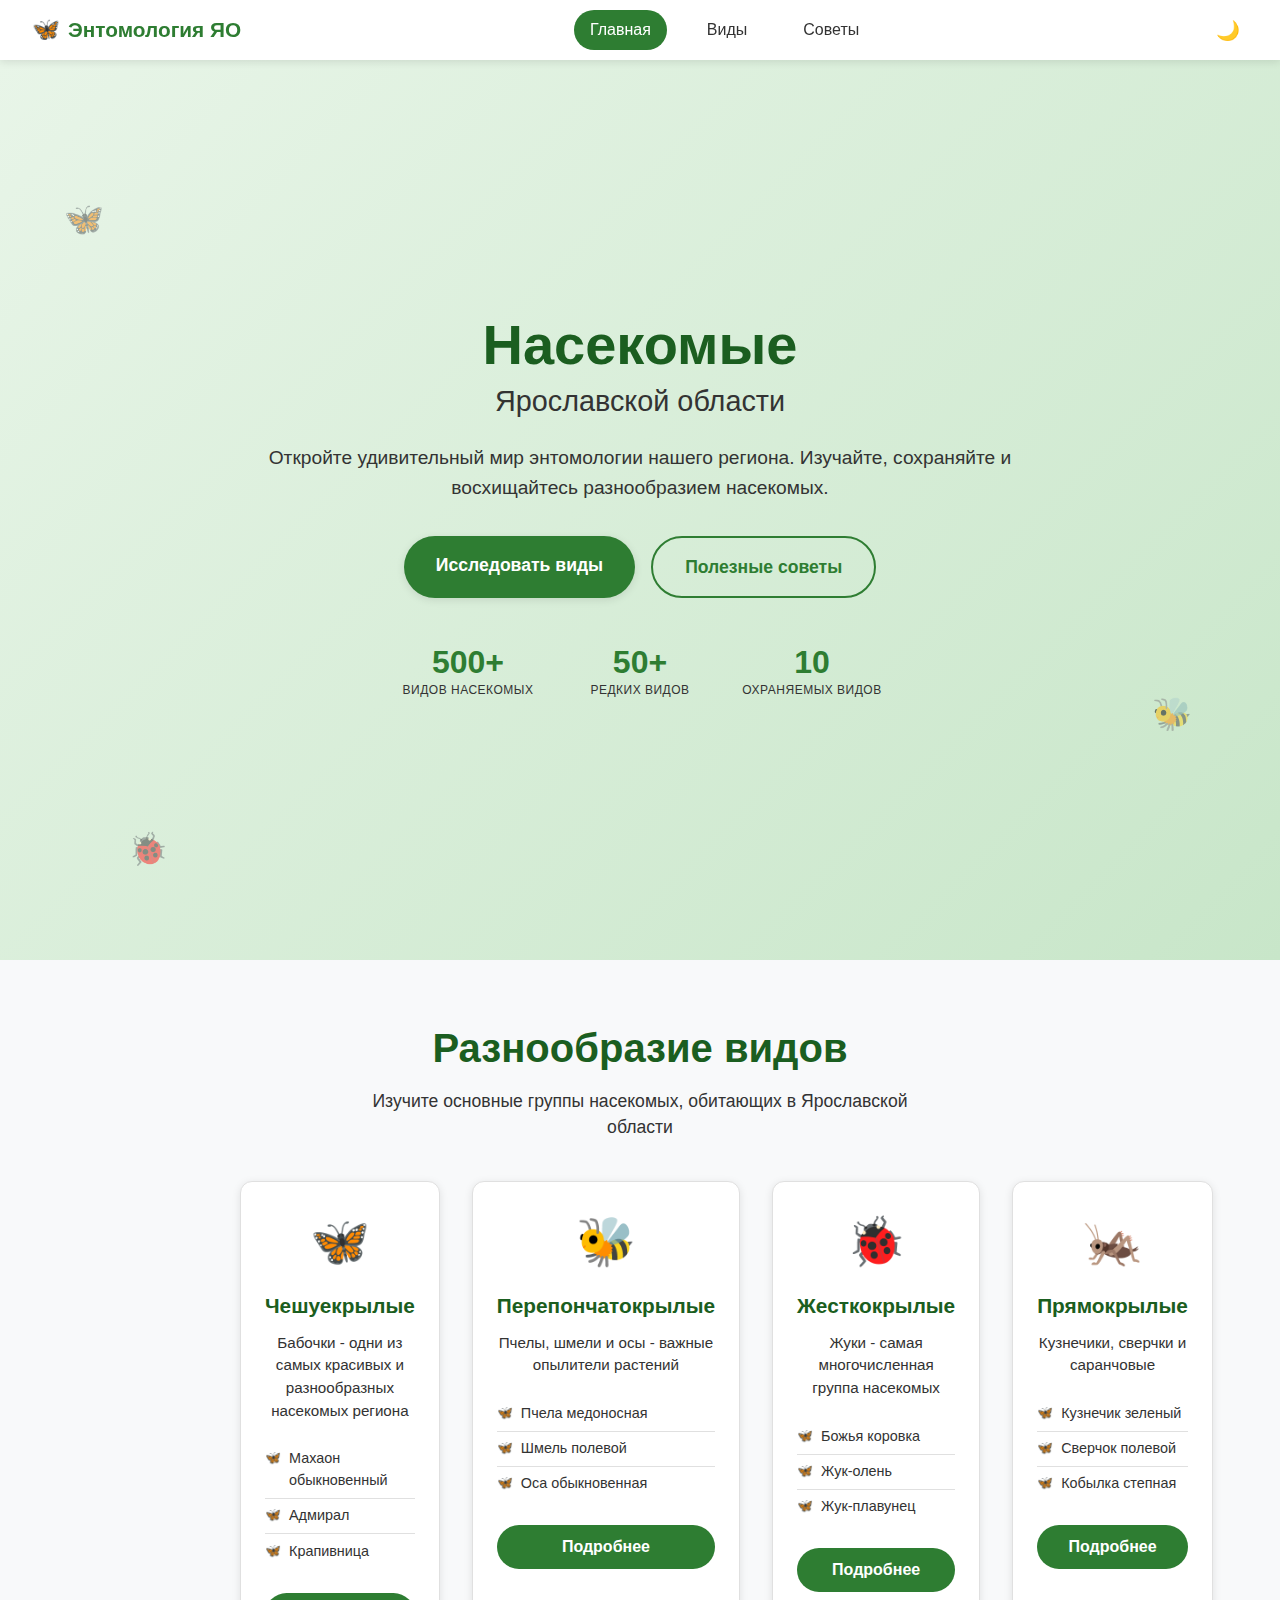
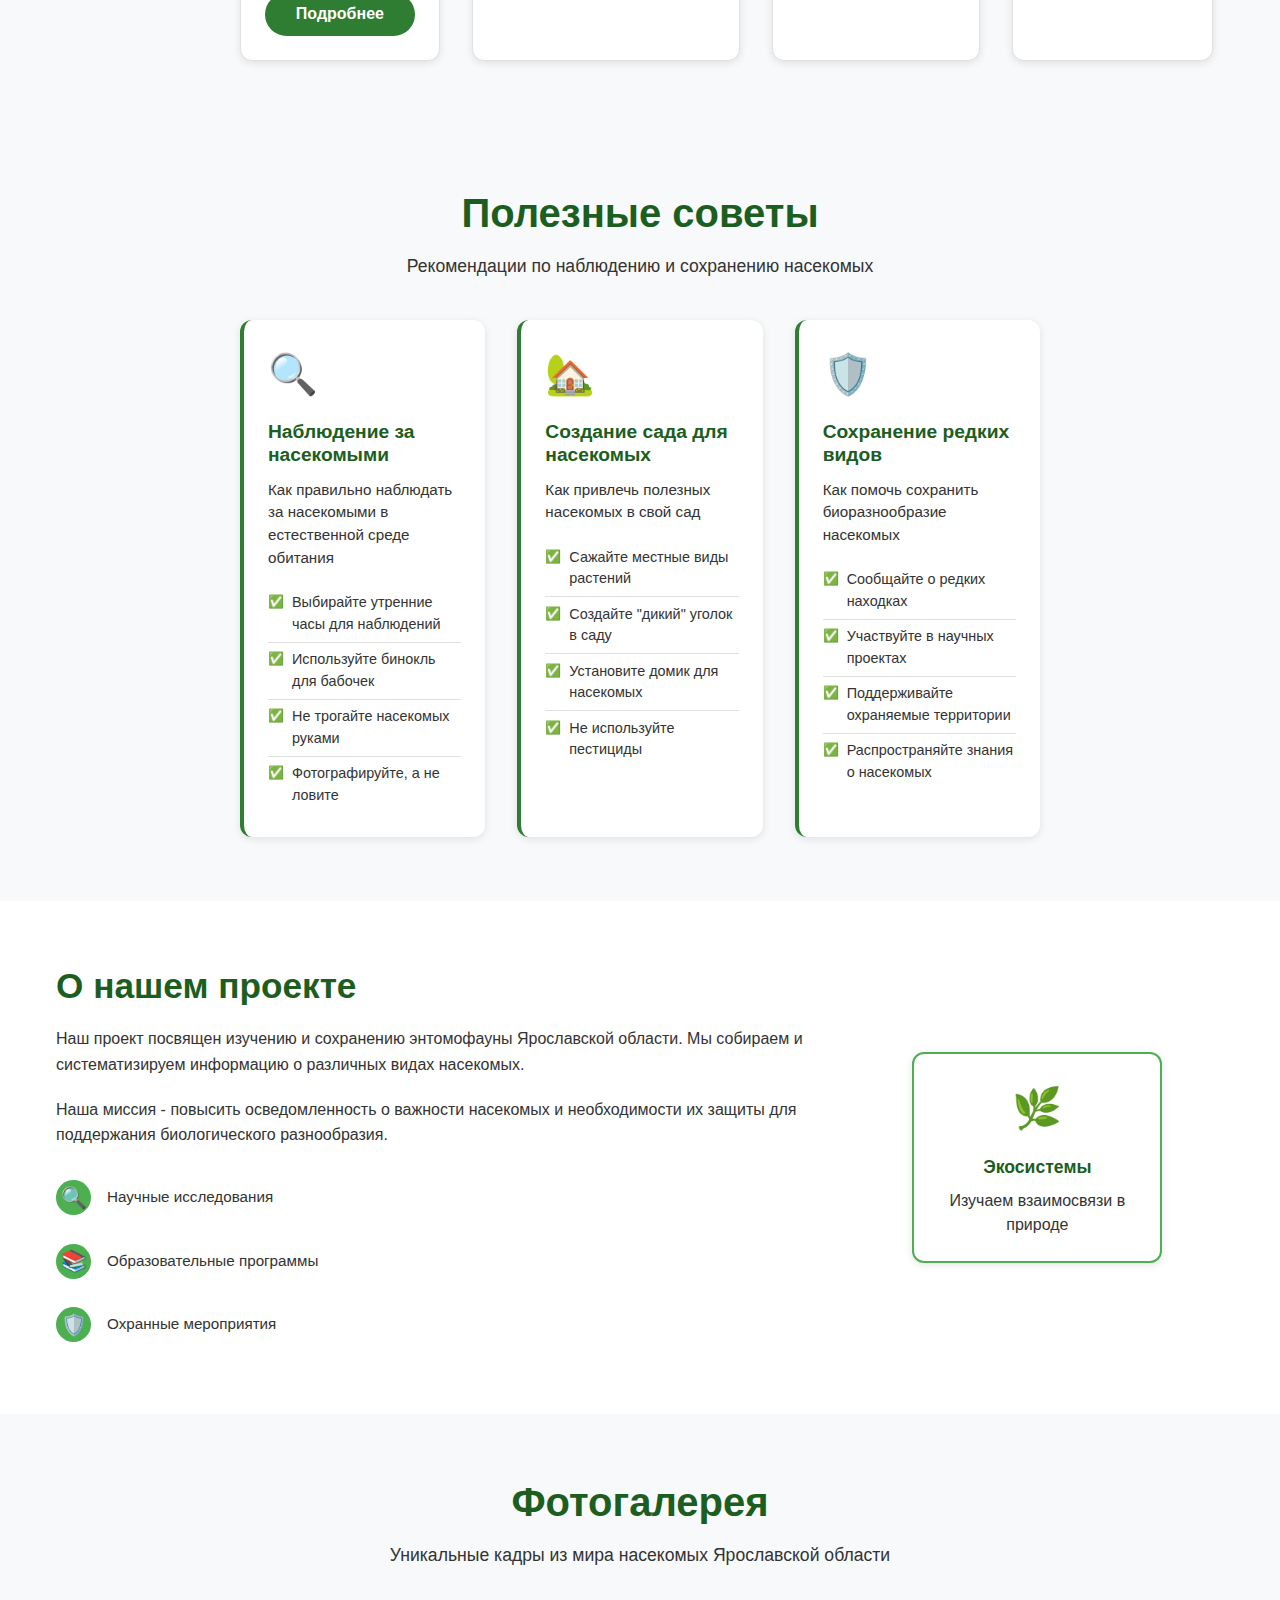
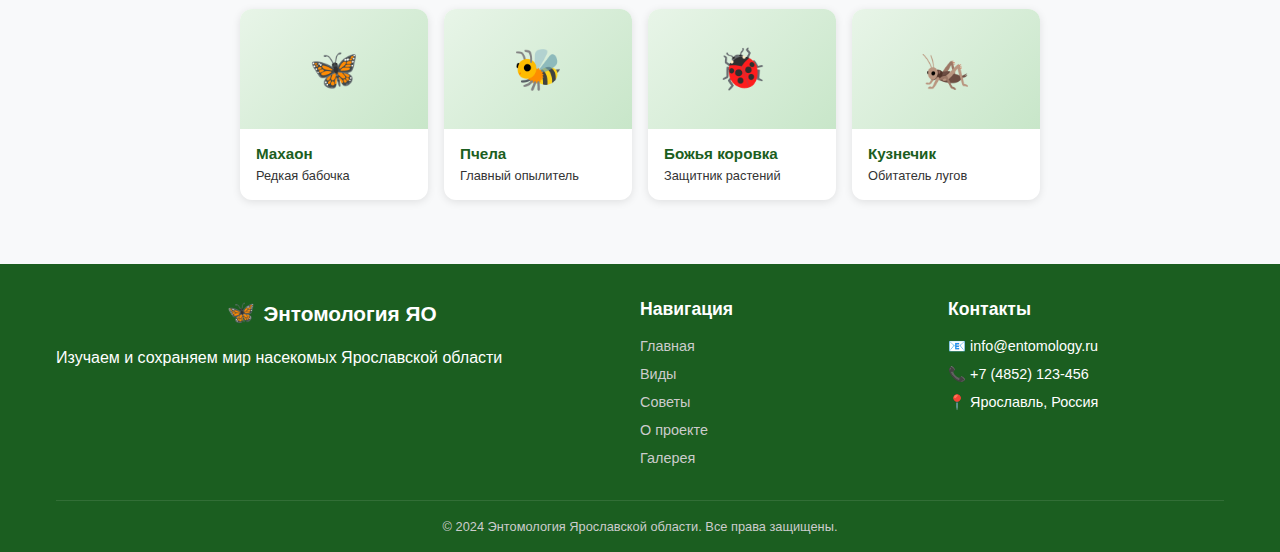
<file: index.html>
<!DOCTYPE html>
<html lang="ru">
<head>
    <meta charset="UTF-8">
    <meta name="viewport" content="width=device-width, initial-scale=1.0">
    <title>Насекомые Ярославской области | Энтомология</title>
    <style>
        /* Базовые стили и сброс */
        * {
            margin: 0;
            padding: 0;
            box-sizing: border-box;
            -webkit-tap-highlight-color: transparent;
        }

        :root {
            --primary: #2e7d32;
            --primary-dark: #1b5e20;
            --primary-light: #4caf50;
            --secondary: #ff9800;
            --accent: #ff5722;
            --text: #333333;
            --text-light: #666666;
            --background: #ffffff;
            --surface: #f8f9fa;
            --border: #e0e0e0;
            --shadow: 0 2px 8px rgba(0, 0, 0, 0.1);
            --shadow-lg: 0 8px 20px rgba(0, 0, 0, 0.15);
            --radius: 12px;
            --safe-area: env(safe-area-inset-bottom, 0px);
        }

        /* Темная тема */
        .dark-theme {
            --text: #ffffff;
            --text-light: #cccccc;
            --background: #1a1a1a;
            --surface: #2d2d2d;
            --border: #404040;
            --shadow: 0 2px 8px rgba(0, 0, 0, 0.3);
            --shadow-lg: 0 8px 20px rgba(0, 0, 0, 0.4);
        }

        .dark-theme .navbar {
            background: rgba(45, 45, 45, 0.98);
        }

        .dark-theme .species-card,
        .dark-theme .visual-card,
        .dark-theme .gallery-item,
        .dark-theme .advice-card {
            background: var(--surface);
            color: var(--text);
        }

        .dark-theme .hero {
            background: linear-gradient(135deg, #2d2d2d 0%, #1a1a1a 100%);
        }

        .dark-theme .species-section,
        .dark-theme .gallery-section,
        .dark-theme .advice-section {
            background: #2d2d2d;
        }

        .dark-theme .about-section {
            background: #1a1a1a;
        }

        html {
            scroll-behavior: smooth;
            -webkit-text-size-adjust: 100%;
        }

        body {
            font-family: -apple-system, BlinkMacSystemFont, 'Segoe UI', Roboto, sans-serif;
            line-height: 1.5;
            color: var(--text);
            background: var(--background);
            overflow-x: hidden;
            transition: all 0.3s ease;
            padding-bottom: var(--safe-area);
        }

        /* Навигация - оптимизирована для мобильных */
        .navbar {
            background: rgba(255, 255, 255, 0.98);
            backdrop-filter: blur(20px);
            -webkit-backdrop-filter: blur(20px);
            position: fixed;
            width: 100%;
            top: 0;
            z-index: 1000;
            box-shadow: var(--shadow);
            transition: all 0.3s ease;
            height: 60px;
            display: flex;
            align-items: center;
        }

        .nav-container {
            width: 100%;
            margin: 0 auto;
            display: flex;
            justify-content: space-between;
            align-items: center;
            padding: 0 1rem;
        }

        .nav-logo {
            display: flex;
            align-items: center;
            gap: 0.5rem;
            font-size: 1.1rem;
            font-weight: 700;
            color: var(--primary);
            text-decoration: none;
            white-space: nowrap;
        }

        .logo-icon {
            font-size: 1.4rem;
            animation: bounce 2s infinite;
        }

        .nav-menu {
            display: flex;
            list-style: none;
            gap: 1rem;
        }

        .nav-link {
            text-decoration: none;
            color: var(--text);
            font-weight: 500;
            transition: all 0.3s ease;
            position: relative;
            padding: 0.5rem 0.8rem;
            font-size: 0.9rem;
            border-radius: 20px;
            white-space: nowrap;
        }

        .nav-link:hover,
        .nav-link.active {
            background: var(--primary);
            color: white;
        }

        .nav-actions {
            display: flex;
            gap: 0.5rem;
            align-items: center;
        }

        .theme-btn, .menu-btn {
            background: none;
            border: none;
            font-size: 1.2rem;
            cursor: pointer;
            padding: 0.5rem;
            border-radius: 50%;
            transition: all 0.3s ease;
            width: 40px;
            height: 40px;
            display: flex;
            align-items: center;
            justify-content: center;
            touch-action: manipulation;
        }

        .theme-btn:hover, .menu-btn:hover {
            background: var(--surface);
        }

        .menu-btn {
            display: none;
        }

        /* Мобильное меню */
        .mobile-menu {
            position: fixed;
            top: 60px;
            left: 0;
            width: 100%;
            background: var(--background);
            box-shadow: var(--shadow-lg);
            transform: translateY(-100%);
            opacity: 0;
            transition: all 0.3s ease;
            z-index: 999;
            padding: 1rem;
            border-top: 1px solid var(--border);
        }

        .mobile-menu.active {
            transform: translateY(0);
            opacity: 1;
        }

        .mobile-nav {
            display: flex;
            flex-direction: column;
            gap: 0.5rem;
        }

        .mobile-nav-link {
            display: block;
            padding: 1rem;
            text-decoration: none;
            color: var(--text);
            font-weight: 500;
            border-radius: var(--radius);
            transition: all 0.3s ease;
            text-align: center;
            font-size: 1.1rem;
        }

        .mobile-nav-link.active,
        .mobile-nav-link:hover {
            background: var(--primary);
            color: white;
        }

        /* Герой секция - оптимизирована для мобильных */
        .hero {
            min-height: 100vh;
            min-height: 100dvh;
            display: flex;
            align-items: center;
            position: relative;
            background: linear-gradient(135deg, #e8f5e8 0%, #c8e6c9 100%);
            overflow: hidden;
            margin-top: 60px;
            padding: 1rem;
        }

        .hero-background {
            position: absolute;
            top: 0;
            left: 0;
            width: 100%;
            height: 100%;
            pointer-events: none;
        }

        .floating-insect {
            position: absolute;
            font-size: 2rem;
            opacity: 0.5;
            animation: float 6s ease-in-out infinite;
        }

        .floating-insect:nth-child(1) {
            top: 15%;
            left: 5%;
            animation-delay: 0s;
        }

        .floating-insect:nth-child(2) {
            top: 70%;
            left: 90%;
            animation-delay: 2s;
        }

        .floating-insect:nth-child(3) {
            top: 85%;
            left: 10%;
            animation-delay: 4s;
        }

        .container {
            max-width: 1200px;
            margin: 0 auto;
            padding: 0 1rem;
            width: 100%;
        }

        .hero-content {
            text-align: center;
            max-width: 800px;
            margin: 0 auto;
            position: relative;
            z-index: 2;
            animation: fadeInUp 0.8s ease-out;
        }

        .hero-title {
            margin-bottom: 1.5rem;
        }

        .title-main {
            display: block;
            font-size: clamp(2rem, 8vw, 3.5rem);
            font-weight: 800;
            color: var(--primary-dark);
            margin-bottom: 0.5rem;
            line-height: 1.1;
            animation: slideInLeft 0.8s ease-out;
        }

        .title-sub {
            display: block;
            font-size: clamp(1.2rem, 4vw, 1.8rem);
            font-weight: 500;
            color: var(--text);
            animation: slideInRight 0.8s ease-out 0.2s both;
            line-height: 1.2;
        }

        .hero-description {
            font-size: clamp(1rem, 3vw, 1.2rem);
            color: var(--text);
            margin-bottom: 2rem;
            line-height: 1.6;
            animation: fadeIn 0.8s ease-out 0.4s both;
        }

        .hero-actions {
            display: flex;
            flex-direction: column;
            gap: 1rem;
            justify-content: center;
            margin-bottom: 2.5rem;
            animation: fadeIn 0.8s ease-out 0.6s both;
            max-width: 300px;
            margin-left: auto;
            margin-right: auto;
        }

        .btn-primary, .btn-secondary {
            padding: 1rem 2rem;
            font-size: 1.1rem;
            border: none;
            border-radius: 50px;
            cursor: pointer;
            transition: all 0.3s ease;
            font-weight: 600;
            text-decoration: none;
            display: inline-block;
            text-align: center;
            touch-action: manipulation;
            width: 100%;
        }

        .btn-primary {
            background: var(--primary);
            color: white;
            box-shadow: var(--shadow);
        }

        .btn-primary:active {
            background: var(--primary-dark);
            transform: scale(0.98);
        }

        .btn-secondary {
            background: transparent;
            color: var(--primary);
            border: 2px solid var(--primary);
        }

        .btn-secondary:active {
            background: var(--primary);
            color: white;
            transform: scale(0.98);
        }

        .hero-stats {
            display: grid;
            grid-template-columns: repeat(3, 1fr);
            gap: 1rem;
            animation: fadeIn 0.8s ease-out 0.8s both;
            max-width: 400px;
            margin: 0 auto;
        }

        .stat {
            text-align: center;
            padding: 0.5rem;
        }

        .stat-number {
            font-size: clamp(1.5rem, 5vw, 2rem);
            font-weight: 800;
            color: var(--primary);
            margin-bottom: 0.3rem;
            line-height: 1;
        }

        .stat-label {
            color: var(--text);
            font-size: 0.75rem;
            text-transform: uppercase;
            letter-spacing: 0.5px;
            line-height: 1.2;
        }

        /* Секции */
        section {
            padding: 3rem 1rem;
            scroll-margin-top: 60px;
        }

        .section-header {
            text-align: center;
            margin-bottom: 2.5rem;
        }

        .section-header h2 {
            font-size: clamp(1.8rem, 6vw, 2.5rem);
            color: var(--primary-dark);
            margin-bottom: 1rem;
            animation: fadeInUp 0.6s ease-out;
            line-height: 1.2;
        }

        .section-header p {
            font-size: clamp(1rem, 3vw, 1.1rem);
            color: var(--text);
            max-width: 600px;
            margin: 0 auto;
            animation: fadeInUp 0.6s ease-out 0.2s both;
            line-height: 1.5;
        }

        /* Сетка видов - адаптивная */
        .species-section {
            background: var(--surface);
        }

        .species-grid {
            display: grid;
            grid-template-columns: 1fr;
            gap: 1.5rem;
            max-width: 400px;
            margin: 0 auto;
        }

        .species-card {
            background: white;
            padding: 1.5rem;
            border-radius: var(--radius);
            box-shadow: var(--shadow);
            transition: all 0.3s ease;
            text-align: center;
            border: 1px solid var(--border);
            animation: fadeInUp 0.6s ease-out;
            animation-fill-mode: both;
            color: var(--text);
        }

        .species-card:active {
            transform: scale(0.98);
        }

        .species-card:nth-child(1) { animation-delay: 0.1s; }
        .species-card:nth-child(2) { animation-delay: 0.2s; }
        .species-card:nth-child(3) { animation-delay: 0.3s; }
        .species-card:nth-child(4) { animation-delay: 0.4s; }

        .card-icon {
            font-size: 3rem;
            margin-bottom: 1rem;
            animation: bounce 2s infinite;
        }

        .species-card h3 {
            font-size: 1.3rem;
            color: var(--primary-dark);
            margin-bottom: 0.8rem;
            line-height: 1.2;
        }

        .species-card p {
            color: var(--text);
            margin-bottom: 1.2rem;
            line-height: 1.5;
            font-size: 0.95rem;
        }

        .species-list {
            list-style: none;
            text-align: left;
            margin-bottom: 1.5rem;
            font-size: 0.9rem;
        }

        .species-list li {
            padding: 0.4rem 0;
            color: var(--text);
            border-bottom: 1px solid var(--border);
            position: relative;
            padding-left: 1.5rem;
        }

        .species-list li:before {
            content: '🦋';
            position: absolute;
            left: 0;
            font-size: 0.8rem;
        }

        .species-list li:last-child {
            border-bottom: none;
        }

        .card-btn {
            background: var(--primary);
            color: white;
            border: none;
            padding: 0.8rem 1.5rem;
            border-radius: 25px;
            cursor: pointer;
            transition: all 0.3s ease;
            font-weight: 600;
            width: 100%;
            font-size: 1rem;
            touch-action: manipulation;
        }

        .card-btn:active {
            background: var(--primary-dark);
            transform: scale(0.95);
        }

        /* Советы */
        .advice-section {
            background: var(--surface);
        }

        .advice-grid {
            display: grid;
            grid-template-columns: 1fr;
            gap: 1.5rem;
            max-width: 400px;
            margin: 0 auto;
        }

        .advice-card {
            background: white;
            padding: 1.5rem;
            border-radius: var(--radius);
            box-shadow: var(--shadow);
            transition: all 0.3s ease;
            border-left: 4px solid var(--primary);
            color: var(--text);
            animation: fadeInUp 0.6s ease-out;
            animation-fill-mode: both;
        }

        .advice-card:active {
            transform: scale(0.98);
        }

        .advice-card:nth-child(1) { animation-delay: 0.1s; }
        .advice-card:nth-child(2) { animation-delay: 0.2s; }
        .advice-card:nth-child(3) { animation-delay: 0.3s; }

        .advice-icon {
            font-size: 2.5rem;
            margin-bottom: 1rem;
        }

        .advice-card h3 {
            color: var(--primary-dark);
            margin-bottom: 0.8rem;
            font-size: 1.2rem;
            line-height: 1.2;
        }

        .advice-card p {
            color: var(--text);
            line-height: 1.5;
            margin-bottom: 1rem;
            font-size: 0.95rem;
        }

        .advice-tips {
            list-style: none;
            margin-top: 1rem;
            font-size: 0.9rem;
        }

        .advice-tips li {
            padding: 0.4rem 0;
            color: var(--text);
            border-bottom: 1px solid var(--border);
            padding-left: 1.5rem;
            position: relative;
        }

        .advice-tips li:before {
            content: '✅';
            position: absolute;
            left: 0;
            font-size: 0.8rem;
        }

        .advice-tips li:last-child {
            border-bottom: none;
        }

        /* О проекте */
        .about-grid {
            display: grid;
            grid-template-columns: 1fr;
            gap: 2rem;
            align-items: center;
        }

        .about-content h2 {
            font-size: clamp(1.8rem, 6vw, 2.2rem);
            color: var(--primary-dark);
            margin-bottom: 1.2rem;
            animation: fadeInLeft 0.6s ease-out;
            line-height: 1.2;
        }

        .about-content p {
            font-size: 1rem;
            line-height: 1.6;
            color: var(--text);
            margin-bottom: 1.2rem;
            animation: fadeInLeft 0.6s ease-out 0.2s both;
        }

        .about-features {
            display: flex;
            flex-direction: column;
            gap: 0.8rem;
            margin-top: 1.5rem;
            animation: fadeInLeft 0.6s ease-out 0.4s both;
        }

        .feature {
            display: flex;
            align-items: center;
            gap: 1rem;
            font-weight: 500;
            padding: 0.5rem 0;
            color: var(--text);
            font-size: 0.95rem;
        }

        .feature-icon {
            font-size: 1.3rem;
            background: var(--primary-light);
            color: white;
            width: 35px;
            height: 35px;
            border-radius: 50%;
            display: flex;
            align-items: center;
            justify-content: center;
            flex-shrink: 0;
        }

        .about-visual {
            display: flex;
            justify-content: center;
            animation: fadeInRight 0.6s ease-out 0.6s both;
        }

        .visual-card {
            background: white;
            padding: 1.5rem;
            border-radius: var(--radius);
            box-shadow: var(--shadow);
            text-align: center;
            border: 2px solid var(--primary-light);
            color: var(--text);
            width: 100%;
            max-width: 250px;
        }

        .visual-icon {
            font-size: 2.5rem;
            margin-bottom: 1rem;
            animation: pulse 2s infinite;
        }

        .visual-card h4 {
            color: var(--primary-dark);
            margin-bottom: 0.5rem;
            font-size: 1.1rem;
        }

        /* Галерея */
        .gallery-section {
            background: var(--surface);
        }

        .gallery-grid {
            display: grid;
            grid-template-columns: repeat(2, 1fr);
            gap: 1rem;
            max-width: 400px;
            margin: 0 auto;
        }

        .gallery-item {
            background: white;
            border-radius: var(--radius);
            overflow: hidden;
            box-shadow: var(--shadow);
            transition: all 0.3s ease;
            animation: fadeInUp 0.6s ease-out;
            animation-fill-mode: both;
            color: var(--text);
        }

        .gallery-item:active {
            transform: scale(0.95);
        }

        .gallery-item:nth-child(1) { animation-delay: 0.1s; }
        .gallery-item:nth-child(2) { animation-delay: 0.2s; }
        .gallery-item:nth-child(3) { animation-delay: 0.3s; }
        .gallery-item:nth-child(4) { animation-delay: 0.4s; }

        .gallery-image {
            height: 120px;
            background: linear-gradient(135deg, #e8f5e8, #c8e6c9);
            display: flex;
            align-items: center;
            justify-content: center;
            font-size: 2.5rem;
        }

        .dark-theme .gallery-image {
            background: linear-gradient(135deg, #2d2d2d, #404040);
        }

        .gallery-info {
            padding: 1rem;
        }

        .gallery-info h4 {
            color: var(--primary-dark);
            margin-bottom: 0.3rem;
            font-size: 0.95rem;
            line-height: 1.2;
        }

        .gallery-info p {
            color: var(--text);
            font-size: 0.8rem;
            line-height: 1.3;
        }

        /* Футер */
        .footer {
            background: var(--primary-dark);
            color: white;
            padding: 2rem 1rem 1rem;
            margin-bottom: var(--safe-area);
        }

        .footer-content {
            display: grid;
            grid-template-columns: 1fr;
            gap: 2rem;
            margin-bottom: 1.5rem;
            text-align: center;
        }

        .footer-logo {
            display: flex;
            align-items: center;
            justify-content: center;
            gap: 0.5rem;
            font-size: 1.3rem;
            font-weight: 700;
            margin-bottom: 1rem;
        }

        .footer-section h4 {
            margin-bottom: 0.8rem;
            font-size: 1.1rem;
            color: white;
        }

        .footer-section ul {
            list-style: none;
        }

        .footer-section li {
            margin-bottom: 0.4rem;
            font-size: 0.9rem;
        }

        .footer-section a {
            color: #ccc;
            text-decoration: none;
            transition: color 0.3s ease;
        }

        .footer-section a:hover {
            color: white;
        }

        .footer-bottom {
            border-top: 1px solid rgba(255, 255, 255, 0.1);
            padding-top: 1rem;
            text-align: center;
            color: #ccc;
            font-size: 0.8rem;
        }

        /* Анимации - оптимизированные */
        @keyframes fadeIn {
            from { opacity: 0; }
            to { opacity: 1; }
        }

        @keyframes fadeInUp {
            from {
                opacity: 0;
                transform: translateY(20px);
            }
            to {
                opacity: 1;
                transform: translateY(0);
            }
        }

        @keyframes fadeInLeft {
            from {
                opacity: 0;
                transform: translateX(-20px);
            }
            to {
                opacity: 1;
                transform: translateX(0);
            }
        }

        @keyframes fadeInRight {
            from {
                opacity: 0;
                transform: translateX(20px);
            }
            to {
                opacity: 1;
                transform: translateX(0);
            }
        }

        @keyframes float {
            0%, 100% {
                transform: translateY(0) rotate(0deg);
            }
            50% {
                transform: translateY(-10px) rotate(3deg);
            }
        }

        @keyframes bounce {
            0%, 20%, 50%, 80%, 100% {
                transform: translateY(0);
            }
            40% {
                transform: translateY(-5px);
            }
            60% {
                transform: translateY(-3px);
            }
        }

        @keyframes pulse {
            0% {
                transform: scale(1);
            }
            50% {
                transform: scale(1.03);
            }
            100% {
                transform: scale(1);
            }
        }

        @keyframes slideInLeft {
            from {
                opacity: 0;
                transform: translateX(-30px);
            }
            to {
                opacity: 1;
                transform: translateX(0);
            }
        }

        @keyframes slideInRight {
            from {
                opacity: 0;
                transform: translateX(30px);
            }
            to {
                opacity: 1;
                transform: translateX(0);
            }
        }

        /* Адаптивность для планшетов */
        @media (min-width: 768px) {
            .nav-container {
                padding: 0 2rem;
            }

            .nav-logo {
                font-size: 1.3rem;
            }

            .nav-link {
                font-size: 1rem;
                padding: 0.5rem 1rem;
            }

            .hero {
                padding: 2rem;
            }

            .hero-actions {
                flex-direction: row;
                max-width: 500px;
            }

            .btn-primary, .btn-secondary {
                width: auto;
                min-width: 160px;
            }

            .hero-stats {
                max-width: 500px;
            }

            .species-grid, .advice-grid {
                grid-template-columns: repeat(2, 1fr);
                max-width: 800px;
                gap: 2rem;
            }

            .gallery-grid {
                grid-template-columns: repeat(4, 1fr);
                max-width: 800px;
            }

            .about-grid {
                grid-template-columns: 2fr 1fr;
                gap: 3rem;
            }

            .footer-content {
                grid-template-columns: 2fr 1fr 1fr;
                text-align: left;
            }

            section {
                padding: 4rem 2rem;
            }
        }

        /* Адаптивность для десктопов */
        @media (min-width: 1024px) {
            .species-grid, .advice-grid {
                grid-template-columns: repeat(4, 1fr);
            }

            .advice-grid {
                grid-template-columns: repeat(3, 1fr);
            }

            .nav-menu {
                gap: 1.5rem;
            }
        }

        /* Улучшенная доступность */
        @media (prefers-reduced-motion: reduce) {
            * {
                animation-duration: 0.01ms !important;
                animation-iteration-count: 1 !important;
                transition-duration: 0.01ms !important;
            }
        }

        /* Улучшения для очень маленьких экранов */
        @media (max-width: 360px) {
            .nav-logo {
                font-size: 1rem;
            }

            .logo-icon {
                font-size: 1.2rem;
            }

            .hero-stats {
                grid-template-columns: repeat(3, 1fr);
                gap: 0.5rem;
            }

            .stat-number {
                font-size: 1.3rem;
            }

            .stat-label {
                font-size: 0.7rem;
            }

            .gallery-grid {
                grid-template-columns: 1fr;
            }
        }

        /* Портретная ориентация */
        @media (max-height: 600px) and (orientation: portrait) {
            .hero {
                min-height: 600px;
                padding-top: 2rem;
                padding-bottom: 2rem;
            }

            .hero-stats {
                margin-top: 1rem;
            }
        }

        /* Ландшафтная ориентация */
        @media (orientation: landscape) and (max-height: 500px) {
            .hero {
                min-height: 500px;
                padding-top: 1rem;
                padding-bottom: 1rem;
            }

            .hero-title {
                margin-bottom: 1rem;
            }

            .hero-actions {
                margin-bottom: 1.5rem;
            }
        }
    </style>
</head>
<body>
    <!-- Навигация -->
    <nav class="navbar">
        <div class="nav-container">
            <a href="#home" class="nav-logo">
                <span class="logo-icon">🦋</span>
                Энтомология ЯО
            </a>
            <div class="nav-menu">
                <a href="#home" class="nav-link active">Главная</a>
                <a href="#species" class="nav-link">Виды</a>
                <a href="#advice" class="nav-link">Советы</a>
            </div>
            <div class="nav-actions">
                <button class="theme-btn" onclick="toggleTheme()">🌙</button>
                <button class="menu-btn" onclick="toggleMenu()">☰</button>
            </div>
        </div>
    </nav>

    <!-- Мобильное меню -->
    <div class="mobile-menu" id="mobileMenu">
        <div class="mobile-nav">
            <a href="#home" class="mobile-nav-link active" onclick="closeMenu()">Главная</a>
            <a href="#species" class="mobile-nav-link" onclick="closeMenu()">Виды</a>
            <a href="#advice" class="mobile-nav-link" onclick="closeMenu()">Советы</a>
            <a href="#about" class="mobile-nav-link" onclick="closeMenu()">О проекте</a>
            <a href="#gallery" class="mobile-nav-link" onclick="closeMenu()">Галерея</a>
        </div>
    </div>

    <!-- Герой секция -->
    <section id="home" class="hero">
        <div class="hero-background">
            <div class="floating-insect">🦋</div>
            <div class="floating-insect">🐝</div>
            <div class="floating-insect">🐞</div>
        </div>
        <div class="container">
            <div class="hero-content">
                <h1 class="hero-title">
                    <span class="title-main">Насекомые</span>
                    <span class="title-sub">Ярославской области</span>
                </h1>
                <p class="hero-description">
                    Откройте удивительный мир энтомологии нашего региона. 
                    Изучайте, сохраняйте и восхищайтесь разнообразием насекомых.
                </p>
                <div class="hero-actions">
                    <a href="#species" class="btn-primary">Исследовать виды</a>
                    <a href="#advice" class="btn-secondary">Полезные советы</a>
                </div>
                <div class="hero-stats">
                    <div class="stat">
                        <div class="stat-number">500+</div>
                        <div class="stat-label">видов насекомых</div>
                    </div>
                    <div class="stat">
                        <div class="stat-number">50+</div>
                        <div class="stat-label">редких видов</div>
                    </div>
                    <div class="stat">
                        <div class="stat-number">10</div>
                        <div class="stat-label">охраняемых видов</div>
                    </div>
                </div>
            </div>
        </div>
    </section>

    <!-- Секция видов -->
    <section id="species" class="species-section">
        <div class="container">
            <div class="section-header">
                <h2>Разнообразие видов</h2>
                <p>Изучите основные группы насекомых, обитающих в Ярославской области</p>
            </div>
            <div class="species-grid">
                <div class="species-card">
                    <div class="card-icon">🦋</div>
                    <h3>Чешуекрылые</h3>
                    <p>Бабочки - одни из самых красивых и разнообразных насекомых региона</p>
                    <ul class="species-list">
                        <li>Махаон обыкновенный</li>
                        <li>Адмирал</li>
                        <li>Крапивница</li>
                    </ul>
                    <button class="card-btn" onclick="showAlert('Бабочки')">Подробнее</button>
                </div>

                <div class="species-card">
                    <div class="card-icon">🐝</div>
                    <h3>Перепончатокрылые</h3>
                    <p>Пчелы, шмели и осы - важные опылители растений</p>
                    <ul class="species-list">
                        <li>Пчела медоносная</li>
                        <li>Шмель полевой</li>
                        <li>Оса обыкновенная</li>
                    </ul>
                    <button class="card-btn" onclick="showAlert('Пчелы и шмели')">Подробнее</button>
                </div>

                <div class="species-card">
                    <div class="card-icon">🐞</div>
                    <h3>Жесткокрылые</h3>
                    <p>Жуки - самая многочисленная группа насекомых</p>
                    <ul class="species-list">
                        <li>Божья коровка</li>
                        <li>Жук-олень</li>
                        <li>Жук-плавунец</li>
                    </ul>
                    <button class="card-btn" onclick="showAlert('Жуки')">Подробнее</button>
                </div>

                <div class="species-card">
                    <div class="card-icon">🦗</div>
                    <h3>Прямокрылые</h3>
                    <p>Кузнечики, сверчки и саранчовые</p>
                    <ul class="species-list">
                        <li>Кузнечик зеленый</li>
                        <li>Сверчок полевой</li>
                        <li>Кобылка степная</li>
                    </ul>
                    <button class="card-btn" onclick="showAlert('Прямокрылые')">Подробнее</button>
                </div>
            </div>
        </div>
    </section>

    <!-- Секция советов -->
    <section id="advice" class="advice-section">
        <div class="container">
            <div class="section-header">
                <h2>Полезные советы</h2>
                <p>Рекомендации по наблюдению и сохранению насекомых</p>
            </div>
            <div class="advice-grid">
                <div class="advice-card">
                    <div class="advice-icon">🔍</div>
                    <h3>Наблюдение за насекомыми</h3>
                    <p>Как правильно наблюдать за насекомыми в естественной среде обитания</p>
                    <ul class="advice-tips">
                        <li>Выбирайте утренние часы для наблюдений</li>
                        <li>Используйте бинокль для бабочек</li>
                        <li>Не трогайте насекомых руками</li>
                        <li>Фотографируйте, а не ловите</li>
                    </ul>
                </div>

                <div class="advice-card">
                    <div class="advice-icon">🏡</div>
                    <h3>Создание сада для насекомых</h3>
                    <p>Как привлечь полезных насекомых в свой сад</p>
                    <ul class="advice-tips">
                        <li>Сажайте местные виды растений</li>
                        <li>Создайте "дикий" уголок в саду</li>
                        <li>Установите домик для насекомых</li>
                        <li>Не используйте пестициды</li>
                    </ul>
                </div>

                <div class="advice-card">
                    <div class="advice-icon">🛡️</div>
                    <h3>Сохранение редких видов</h3>
                    <p>Как помочь сохранить биоразнообразие насекомых</p>
                    <ul class="advice-tips">
                        <li>Сообщайте о редких находках</li>
                        <li>Участвуйте в научных проектах</li>
                        <li>Поддерживайте охраняемые территории</li>
                        <li>Распространяйте знания о насекомых</li>
                    </ul>
                </div>
            </div>
        </div>
    </section>

    <!-- О проекте -->
    <section id="about" class="about-section">
        <div class="container">
            <div class="about-grid">
                <div class="about-content">
                    <h2>О нашем проекте</h2>
                    <p>
                        Наш проект посвящен изучению и сохранению энтомофауны Ярославской области. 
                        Мы собираем и систематизируем информацию о различных видах насекомых.
                    </p>
                    <p>
                        Наша миссия - повысить осведомленность о важности насекомых 
                        и необходимости их защиты для поддержания биологического разнообразия.
                    </p>
                    <div class="about-features">
                        <div class="feature">
                            <span class="feature-icon">🔍</span>
                            <span>Научные исследования</span>
                        </div>
                        <div class="feature">
                            <span class="feature-icon">📚</span>
                            <span>Образовательные программы</span>
                        </div>
                        <div class="feature">
                            <span class="feature-icon">🛡️</span>
                            <span>Охранные мероприятия</span>
                        </div>
                    </div>
                </div>
                <div class="about-visual">
                    <div class="visual-card">
                        <div class="visual-icon">🌿</div>
                        <h4>Экосистемы</h4>
                        <p>Изучаем взаимосвязи в природе</p>
                    </div>
                </div>
            </div>
        </div>
    </section>

    <!-- Галерея -->
    <section id="gallery" class="gallery-section">
        <div class="container">
            <div class="section-header">
                <h2>Фотогалерея</h2>
                <p>Уникальные кадры из мира насекомых Ярославской области</p>
            </div>
            <div class="gallery-grid">
                <div class="gallery-item">
                    <div class="gallery-image">🦋</div>
                    <div class="gallery-info">
                        <h4>Махаон</h4>
                        <p>Редкая бабочка</p>
                    </div>
                </div>
                <div class="gallery-item">
                    <div class="gallery-image">🐝</div>
                    <div class="gallery-info">
                        <h4>Пчела</h4>
                        <p>Главный опылитель</p>
                    </div>
                </div>
                <div class="gallery-item">
                    <div class="gallery-image">🐞</div>
                    <div class="gallery-info">
                        <h4>Божья коровка</h4>
                        <p>Защитник растений</p>
                    </div>
                </div>
                <div class="gallery-item">
                    <div class="gallery-image">🦗</div>
                    <div class="gallery-info">
                        <h4>Кузнечик</h4>
                        <p>Обитатель лугов</p>
                    </div>
                </div>
            </div>
        </div>
    </section>

    <!-- Футер -->
    <footer class="footer">
        <div class="container">
            <div class="footer-content">
                <div class="footer-section">
                    <div class="footer-logo">
                        <span class="logo-icon">🦋</span>
                        Энтомология ЯО
                    </div>
                    <p>Изучаем и сохраняем мир насекомых Ярославской области</p>
                </div>
                <div class="footer-section">
                    <h4>Навигация</h4>
                    <ul>
                        <li><a href="#home">Главная</a></li>
                        <li><a href="#species">Виды</a></li>
                        <li><a href="#advice">Советы</a></li>
                        <li><a href="#about">О проекте</a></li>
                        <li><a href="#gallery">Галерея</a></li>
                    </ul>
                </div>
                <div class="footer-section">
                    <h4>Контакты</h4>
                    <ul>
                        <li>📧 info@entomology.ru</li>
                        <li>📞 +7 (4852) 123-456</li>
                        <li>📍 Ярославль, Россия</li>
                    </ul>
                </div>
            </div>
            <div class="footer-bottom">
                <p>&copy; 2024 Энтомология Ярославской области. Все права защищены.</p>
            </div>
        </div>
    </footer>

    <script>
        // Функция для показа уведомления
        function showAlert(category) {
            alert(`Раздел "${category}" находится в разработке. Скоро здесь появится подробная информация!`);
        }

        // Переключение мобильного меню
        function toggleMenu() {
            const mobileMenu = document.getElementById('mobileMenu');
            mobileMenu.classList.toggle('active');
            document.body.style.overflow = mobileMenu.classList.contains('active') ? 'hidden' : '';
        }

        function closeMenu() {
            const mobileMenu = document.getElementById('mobileMenu');
            mobileMenu.classList.remove('active');
            document.body.style.overflow = '';
        }

        // Переключение темы
        function toggleTheme() {
            const body = document.body;
            const themeBtn = document.querySelector('.theme-btn');
            
            if (body.classList.contains('dark-theme')) {
                body.classList.remove('dark-theme');
                themeBtn.textContent = '🌙';
                localStorage.setItem('theme', 'light');
            } else {
                body.classList.add('dark-theme');
                themeBtn.textContent = '☀️';
                localStorage.setItem('theme', 'dark');
            }
        }

        // Загрузка сохраненной темы
        function loadTheme() {
            const savedTheme = localStorage.getItem('theme');
            const themeBtn = document.querySelector('.theme-btn');
            
            if (savedTheme === 'dark') {
                document.body.classList.add('dark-theme');
                themeBtn.textContent = '☀️';
            }
        }

        // Плавная прокрутка для навигационных ссылок
        document.querySelectorAll('a[href^="#"]').forEach(anchor => {
            anchor.addEventListener('click', function (e) {
                e.preventDefault();
                
                // Закрываем мобильное меню если оно открыто
                closeMenu();
                
                // Обновляем активную ссылку
                document.querySelectorAll('.nav-link, .mobile-nav-link').forEach(link => {
                    link.classList.remove('active');
                });
                this.classList.add('active');
                
                // Прокрутка к секции
                const target = document.querySelector(this.getAttribute('href'));
                if (target) {
                    target.scrollIntoView({
                        behavior: 'smooth',
                        block: 'start'
                    });
                }
            });
        });

        // Обновление активной ссылки при скролле
        function updateActiveLink() {
            const sections = document.querySelectorAll('section');
            const navLinks = document.querySelectorAll('.nav-link, .mobile-nav-link');
            
            let current = '';
            sections.forEach(section => {
                const sectionTop = section.offsetTop;
                const sectionHeight = section.clientHeight;
                if (scrollY >= (sectionTop - 100)) {
                    current = section.getAttribute('id');
                }
            });

            navLinks.forEach(link => {
                link.classList.remove('active');
                if (link.getAttribute('href') === `#${current}`) {
                    link.classList.add('active');
                }
            });
        }

        window.addEventListener('scroll', updateActiveLink);

        // Инициализация при загрузке страницы
        document.addEventListener('DOMContentLoaded', function() {
            loadTheme();
            updateActiveLink();
            
            // Добавляем класс для анимаций после загрузки
            setTimeout(() => {
                document.body.classList.add('loaded');
            }, 100);

            // Скрываем меню при клике вне его
            document.addEventListener('click', function(e) {
                const mobileMenu = document.getElementById('mobileMenu');
                const menuBtn = document.querySelector('.menu-btn');
                
                if (mobileMenu.classList.contains('active') && 
                    !mobileMenu.contains(e.target) && 
                    !menuBtn.contains(e.target)) {
                    closeMenu();
                }
            });
        });

        // Предотвращение zoom при двойном тапе (для iOS)
        let lastTouchEnd = 0;
        document.addEventListener('touchend', function (event) {
            const now = (new Date()).getTime();
            if (now - lastTouchEnd <= 300) {
                event.preventDefault();
            }
            lastTouchEnd = now;
        }, false);

        // Улучшение производительности на мобильных
        if ('ontouchstart' in window) {
            document.documentElement.classList.add('touch-device');
        }
    </script>
</body>
</html>
</file>
